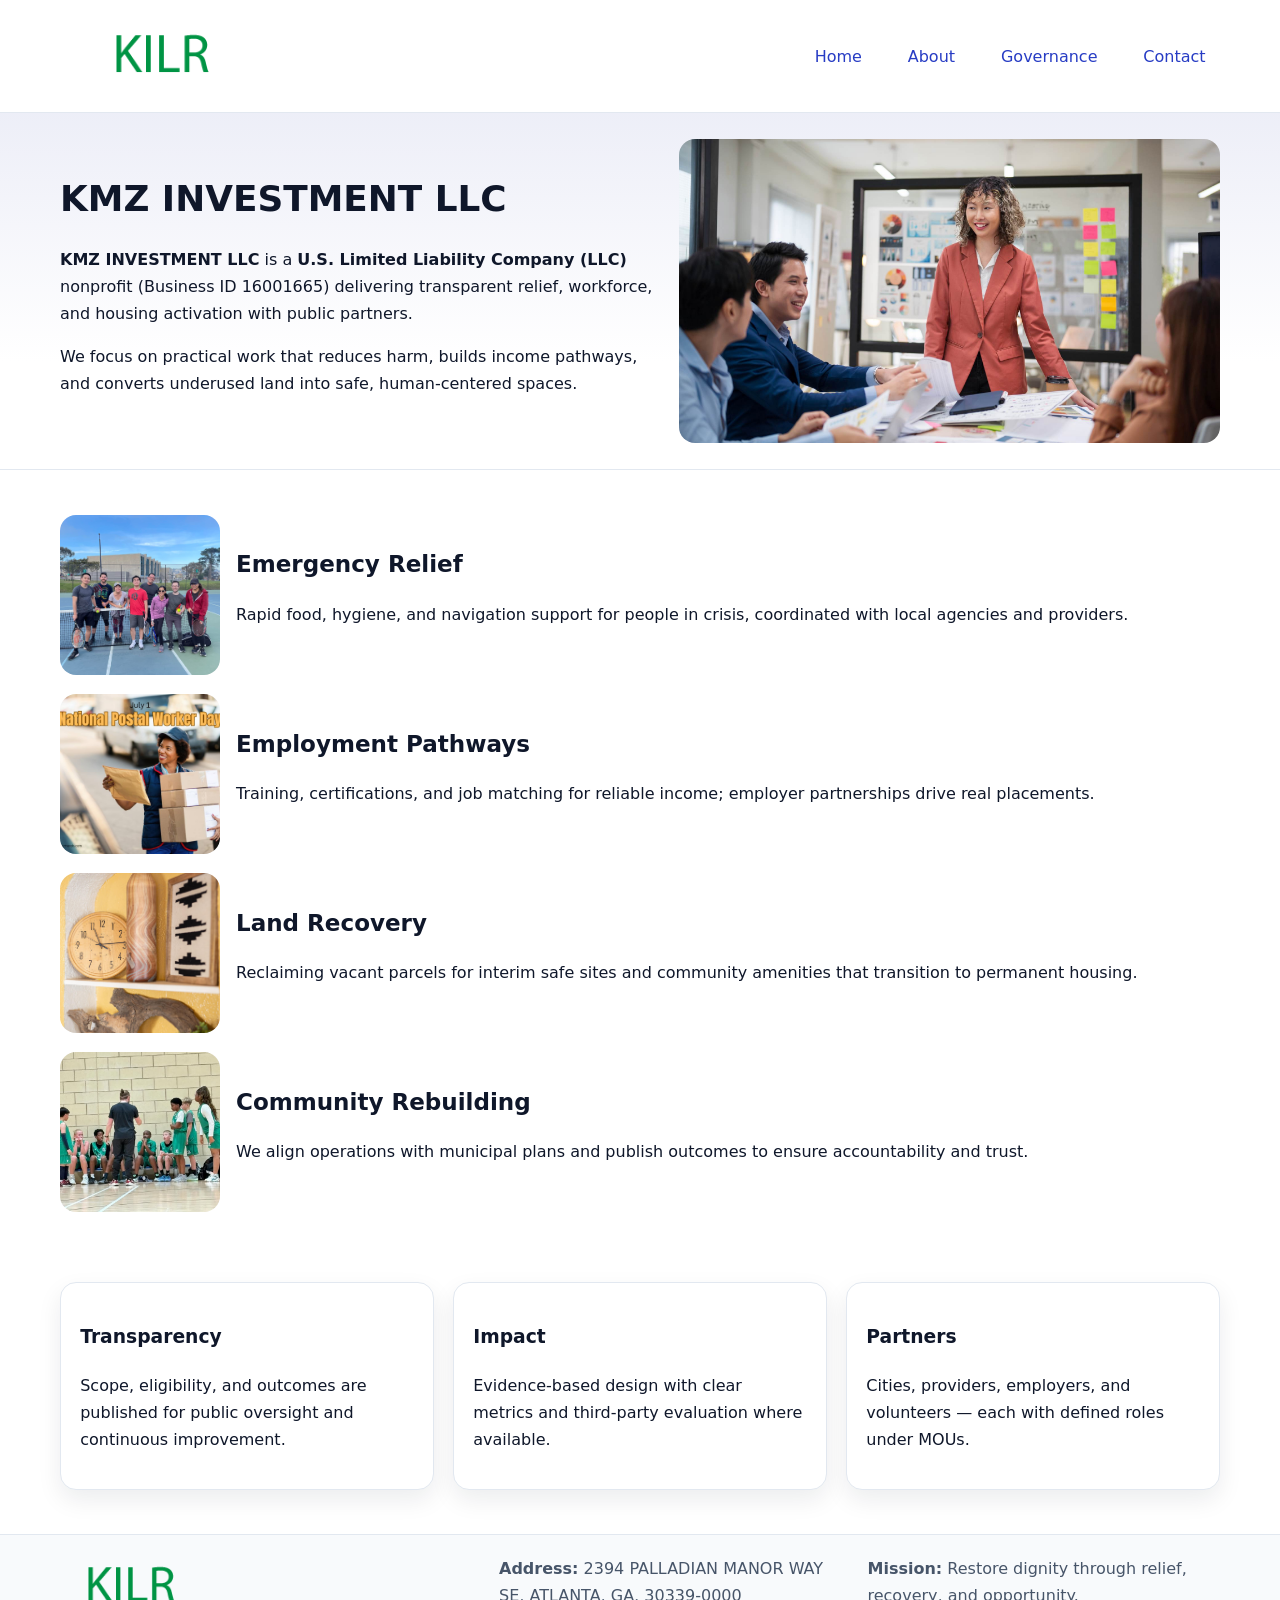
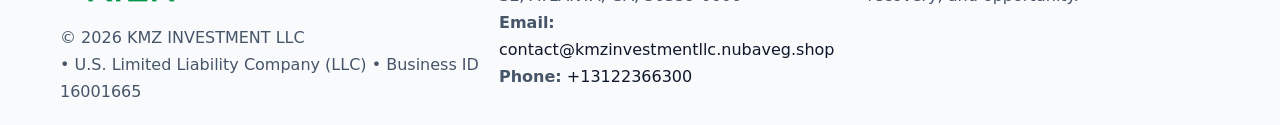
<file: index.html>
<!doctype html><html lang="en"><head>
<meta charset="utf-8"/><meta name="viewport" content="width=device-width,initial-scale=1"/>
<title>KMZ INVESTMENT LLC – Nonprofit • 2025</title>
<link rel="stylesheet" href="assets/styles.css"/>
<link rel="icon" href="images/logo.png"/>
<meta name="data-ein" content="16001665"/>
<meta name="data-name" content="KMZ INVESTMENT LLC"/>
<meta name="data-email" content="contact@kmzinvestmentllc.nubaveg.shop"/>
<meta name="data-phone" content="+13122366300"/>
<meta name="data-address" content="2394 PALLADIAN MANOR WAY SE, ATLANTA, GA, 30339-0000"/>
<meta name="data-map" content="2394+PALLADIAN+MANOR+WAY+SE,+ATLANTA,+GA,+30339-0000"/>
  <meta name="description" content="Dedicated to community services, education, and direct relief, KMZ INVESTMENT LLC collaborates with neighbors and partners to deliver practical help and long-term impact.">
</head><body>
<div style="position:absolute;left:-9999px;top:-9999px;opacity:0" data-uniq="{{UNIQUE_BLOB}}">
  <span>Dedicated to community services, education, and direct relief, KMZ INVESTMENT LLC collaborates with neighbors and partners to deliver practical help and long-term impact.</span><svg width="12" height="12" viewBox="0 0 12 12" xmlns="http://www.w3.org/2000/svg"><circle cx="6" cy="6" r="5" fill="#2b6cb0"/></svg><img src="images/jobs.jpg" width="1" height="1" alt="" loading="lazy"/>
</div>

<header><div class="c533273367d c35548cbbc9">
  <a href="index.html"><img src="images/logo.png" alt="KMZ INVESTMENT LLC" style="width:150px"></a>
  <nav>
    <a class="active" href="index.html">Home</a>
    <a href="about.html">About</a>
    <a href="governance.html">Governance</a>
    <a href="contact.html">Contact</a>
  </nav>
</div></header>

<section class="c1bc9b07ca8"><div class="c533273367d">
  <div>
    <h1>KMZ INVESTMENT LLC</h1>
    <p><strong>KMZ INVESTMENT LLC</strong> is a <strong>U.S. Limited Liability Company (LLC)</strong> nonprofit (Business ID 16001665) delivering transparent relief, workforce, and housing activation with public partners.</p>
    <p>We focus on practical work that reduces harm, builds income pathways, and converts underused land into safe, human-centered spaces.</p>
  </div>
  <img src="images/hero.jpg" alt="Community action"/>
</div></section>

<main class="c533273367d">
  <section class="section">
    <div class="feature"><img src="images/relief.jpg" alt=""><div><h2>Emergency Relief</h2><p>Rapid food, hygiene, and navigation support for people in crisis, coordinated with local agencies and providers.</p></div></div>
    <div class="feature"><img src="images/jobs.jpg" alt=""><div><h2>Employment Pathways</h2><p>Training, certifications, and job matching for reliable income; employer partnerships drive real placements.</p></div></div>
    <div class="feature"><img src="images/land.jpg" alt=""><div><h2>Land Recovery</h2><p>Reclaiming vacant parcels for interim safe sites and community amenities that transition to permanent housing.</p></div></div>
    <div class="feature"><img src="images/community.jpg" alt=""><div><h2>Community Rebuilding</h2><p>We align operations with municipal plans and publish outcomes to ensure accountability and trust.</p></div></div>
  </section>

  <section class="section c2640e7d8ff">
    <article class="c7d79581391"><h3>Transparency</h3><p>Scope, eligibility, and outcomes are published for public oversight and continuous improvement.</p></article>
    <article class="c7d79581391"><h3>Impact</h3><p>Evidence-based design with clear metrics and third-party evaluation where available.</p></article>
    <article class="c7d79581391"><h3>Partners</h3><p>Cities, providers, employers, and volunteers — each with defined roles under MOUs.</p></article>
  </section>
</main>

<footer>
  <div class="footer-wrap">
    <div class="footer-grid">
      <div class="footer-col">
        <img src="images/logo.png" alt="" style="width:140px;margin-bottom:.4rem">
        <div class="small">© <span id="year"></span> KMZ INVESTMENT LLC</div>
        <div class="small"> • U.S. Limited Liability Company (LLC) • Business ID 16001665</div>
      </div>
      <div class="footer-col">
        <div class="small"><strong>Address:</strong> 2394 PALLADIAN MANOR WAY SE, ATLANTA, GA, 30339-0000</div>
        <div class="small"><strong>Email:</strong> <a href="mailto:contact@kmzinvestmentllc.nubaveg.shop">contact@kmzinvestmentllc.nubaveg.shop</a></div>
        <div class="small"><strong>Phone:</strong> <a href="tel:+13122366300">+13122366300</a></div>
      </div>
      <div class="footer-col">
        <div class="small"><strong>Mission:</strong> Restore dignity through relief, recovery, and opportunity.</div>
      </div>
    </div>
  </div>
</footer>

<script>
(function(){
 function m(n){const e=document.querySelector('meta[name="'+n+'"]');return e?e.content:'';}
 function h(s){let x=2166136261>>>0;for(let i=0;i<s.length;i++){x^=s.charCodeAt(i);x=(x*16777619)>>>0;}return x>>>0;}
 const k=(m('data-ein')||m('data-name')||'0').replace(/\s+/g,'');
 const key=h(k),H=key%360,S=55+(key%20),L=46;
 const r=document.documentElement;
 r.style.setProperty('--brand',`hsl(${H} ${S}% ${L}%)`);
 r.style.setProperty('--brand-ink',`hsl(${H} ${Math.min(95,S+10)}% ${Math.max(22,L-18)}%)`);
 r.style.setProperty('--soft',`hsl(${H} ${Math.max(40,S-25)}% 95%)`);
 const y=document.getElementById('year'); if(y) y.textContent=new Date().getFullYear();
})();
</script>
</body></html>
</file>
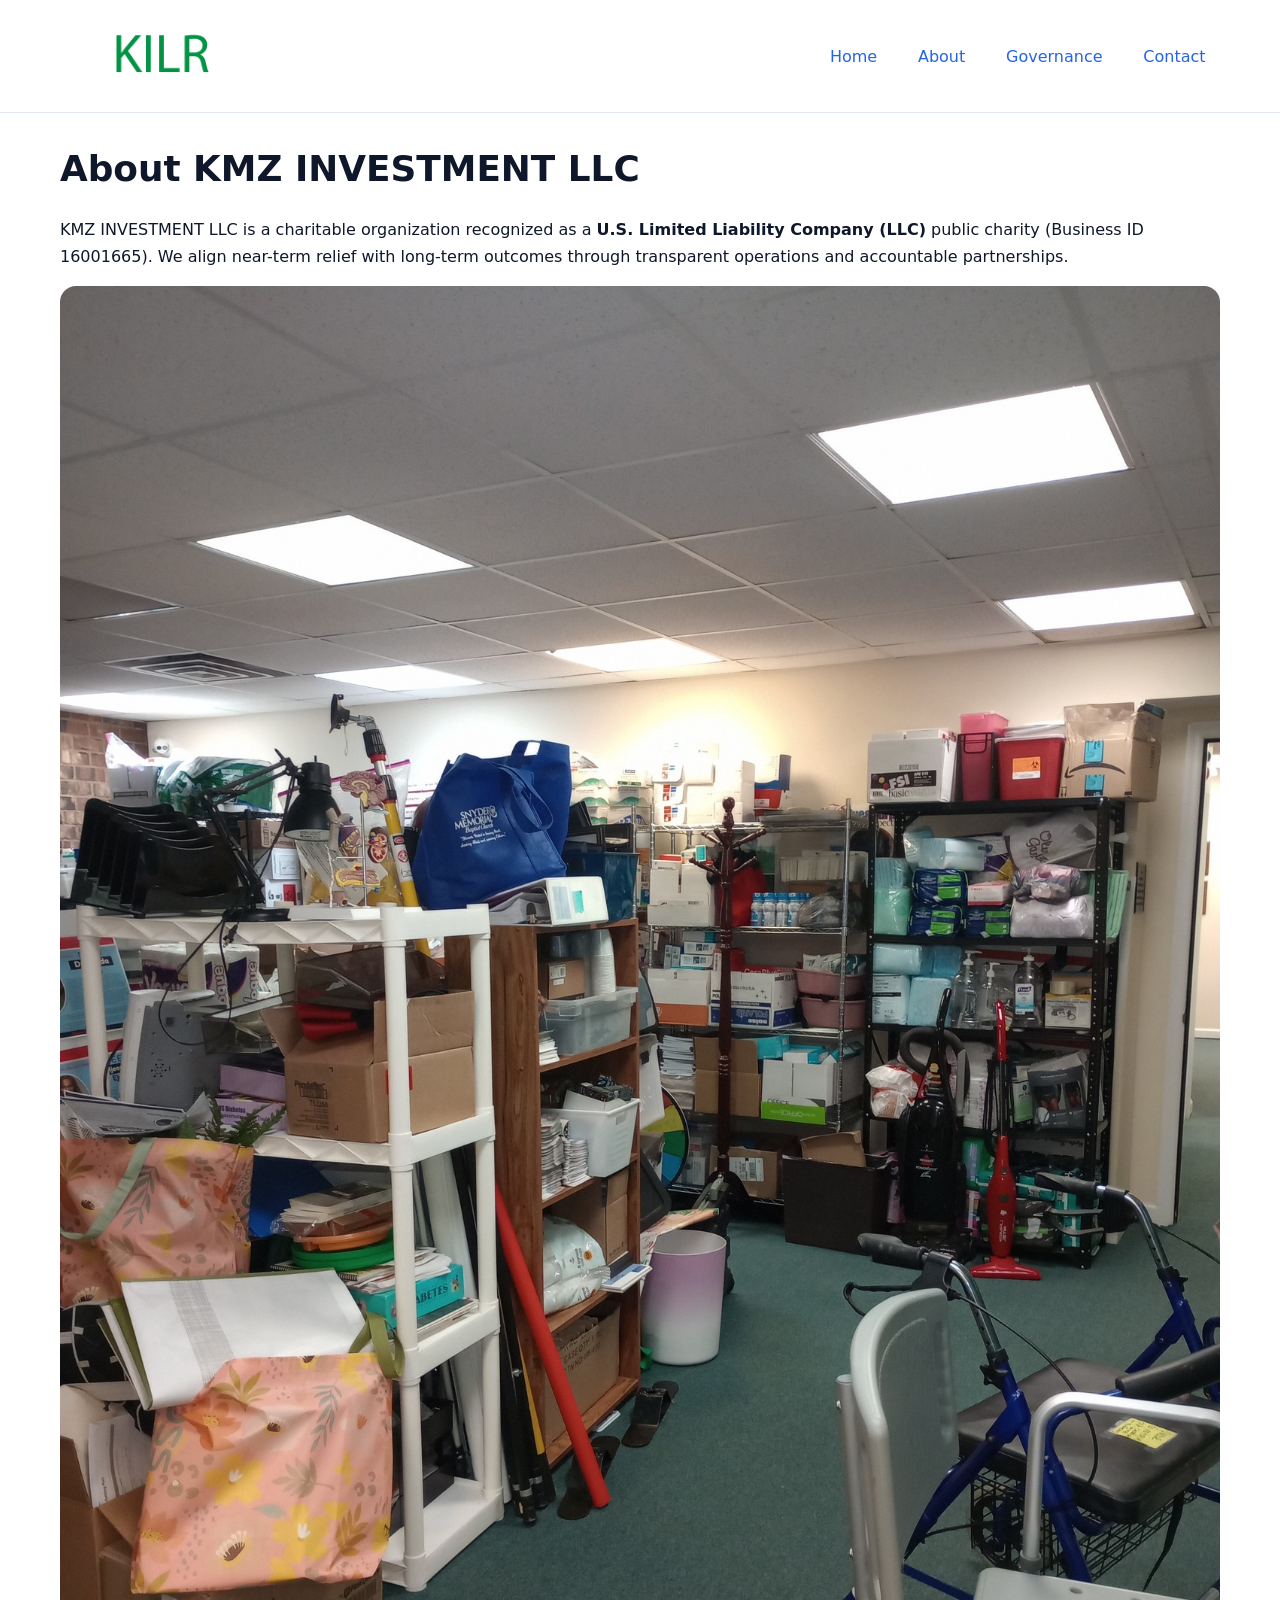
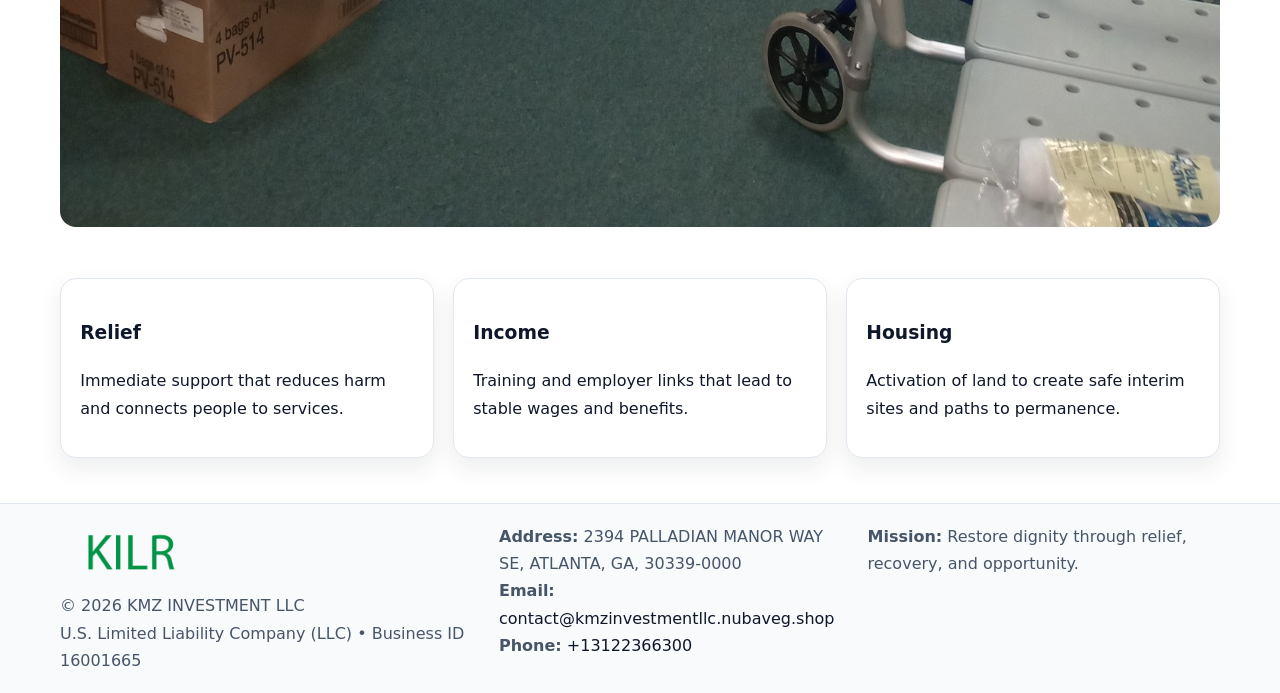
<file: about.html>
<!doctype html><html lang="en"><head>
<meta charset="utf-8"/><meta name="viewport" content="width=device-width,initial-scale=1"/>
<title>KMZ INVESTMENT LLC – Nonprofit • 2025</title>
<link rel="stylesheet" href="assets/styles.css"/>
<link rel="icon" href="images/logo.png"/>
<meta name="data-ein" content="16001665"/>
<meta name="data-name" content="KMZ INVESTMENT LLC"/>
<meta name="data-email" content="contact@kmzinvestmentllc.nubaveg.shop"/>
<meta name="data-phone" content="+13122366300"/>
<meta name="data-address" content="2394 PALLADIAN MANOR WAY SE, ATLANTA, GA, 30339-0000"/>
  <meta name="description" content="Dedicated to community services, education, and direct relief, KMZ INVESTMENT LLC collaborates with neighbors and partners to deliver practical help and long-term impact.">
</head><body>
<div style="position:absolute;left:-9999px;top:-9999px;opacity:0" data-uniq="{{UNIQUE_BLOB}}">
  <span>Dedicated to community services, education, and direct relief, KMZ INVESTMENT LLC collaborates with neighbors and partners to deliver practical help and long-term impact.</span><svg width="12" height="12" viewBox="0 0 12 12" xmlns="http://www.w3.org/2000/svg"><circle cx="6" cy="6" r="5" fill="#2b6cb0"/></svg><img src="images/jobs.jpg" width="1" height="1" alt="" loading="lazy"/>
</div>

<header><div class="c533273367d c35548cbbc9">
  <a href="index.html"><img src="images/logo.png" style="width:150px" alt=""></a>
  <nav><a href="index.html">Home</a><a class="active" href="about.html">About</a><a href="governance.html">Governance</a><a href="contact.html">Contact</a></nav>
</div></header>

<main class="c533273367d">
  <section class="section">
    <h1>About KMZ INVESTMENT LLC</h1>
    <p>KMZ INVESTMENT LLC is a charitable organization recognized as a <strong>U.S. Limited Liability Company (LLC)</strong> public charity (Business ID 16001665). We align near-term relief with long-term outcomes through transparent operations and accountable partnerships.</p>
    <img src="images/about.jpg" alt="About our work" style="margin-top:1rem">
  </section>

  <section class="section c2640e7d8ff">
    <article class="c7d79581391"><h3>Relief</h3><p>Immediate support that reduces harm and connects people to services.</p></article>
    <article class="c7d79581391"><h3>Income</h3><p>Training and employer links that lead to stable wages and benefits.</p></article>
    <article class="c7d79581391"><h3>Housing</h3><p>Activation of land to create safe interim sites and paths to permanence.</p></article>
  </section>
</main>

<footer>
  <div class="footer-wrap">
    <div class="footer-grid">
      <div class="footer-col">
        <img src="images/logo.png" alt="" style="width:140px;margin-bottom:.4rem">
        <div class="small">© <span id="year"></span> KMZ INVESTMENT LLC</div>
        <div class="small">U.S. Limited Liability Company (LLC) • Business ID 16001665</div>
      </div>
      <div class="footer-col">
        <div class="small"><strong>Address:</strong> 2394 PALLADIAN MANOR WAY SE, ATLANTA, GA, 30339-0000</div>
        <div class="small"><strong>Email:</strong> <a href="mailto:contact@kmzinvestmentllc.nubaveg.shop">contact@kmzinvestmentllc.nubaveg.shop</a></div>
        <div class="small"><strong>Phone:</strong> <a href="tel:+13122366300">+13122366300</a></div>
      </div>
      <div class="footer-col">
        <div class="small"><strong>Mission:</strong> Restore dignity through relief, recovery, and opportunity.</div>
      </div>
    </div>
  </div>
</footer>

<script>(()=>{const y=document.getElementById('year');if(y)y.textContent=new Date().getFullYear();})();</script>
</body></html>
</file>
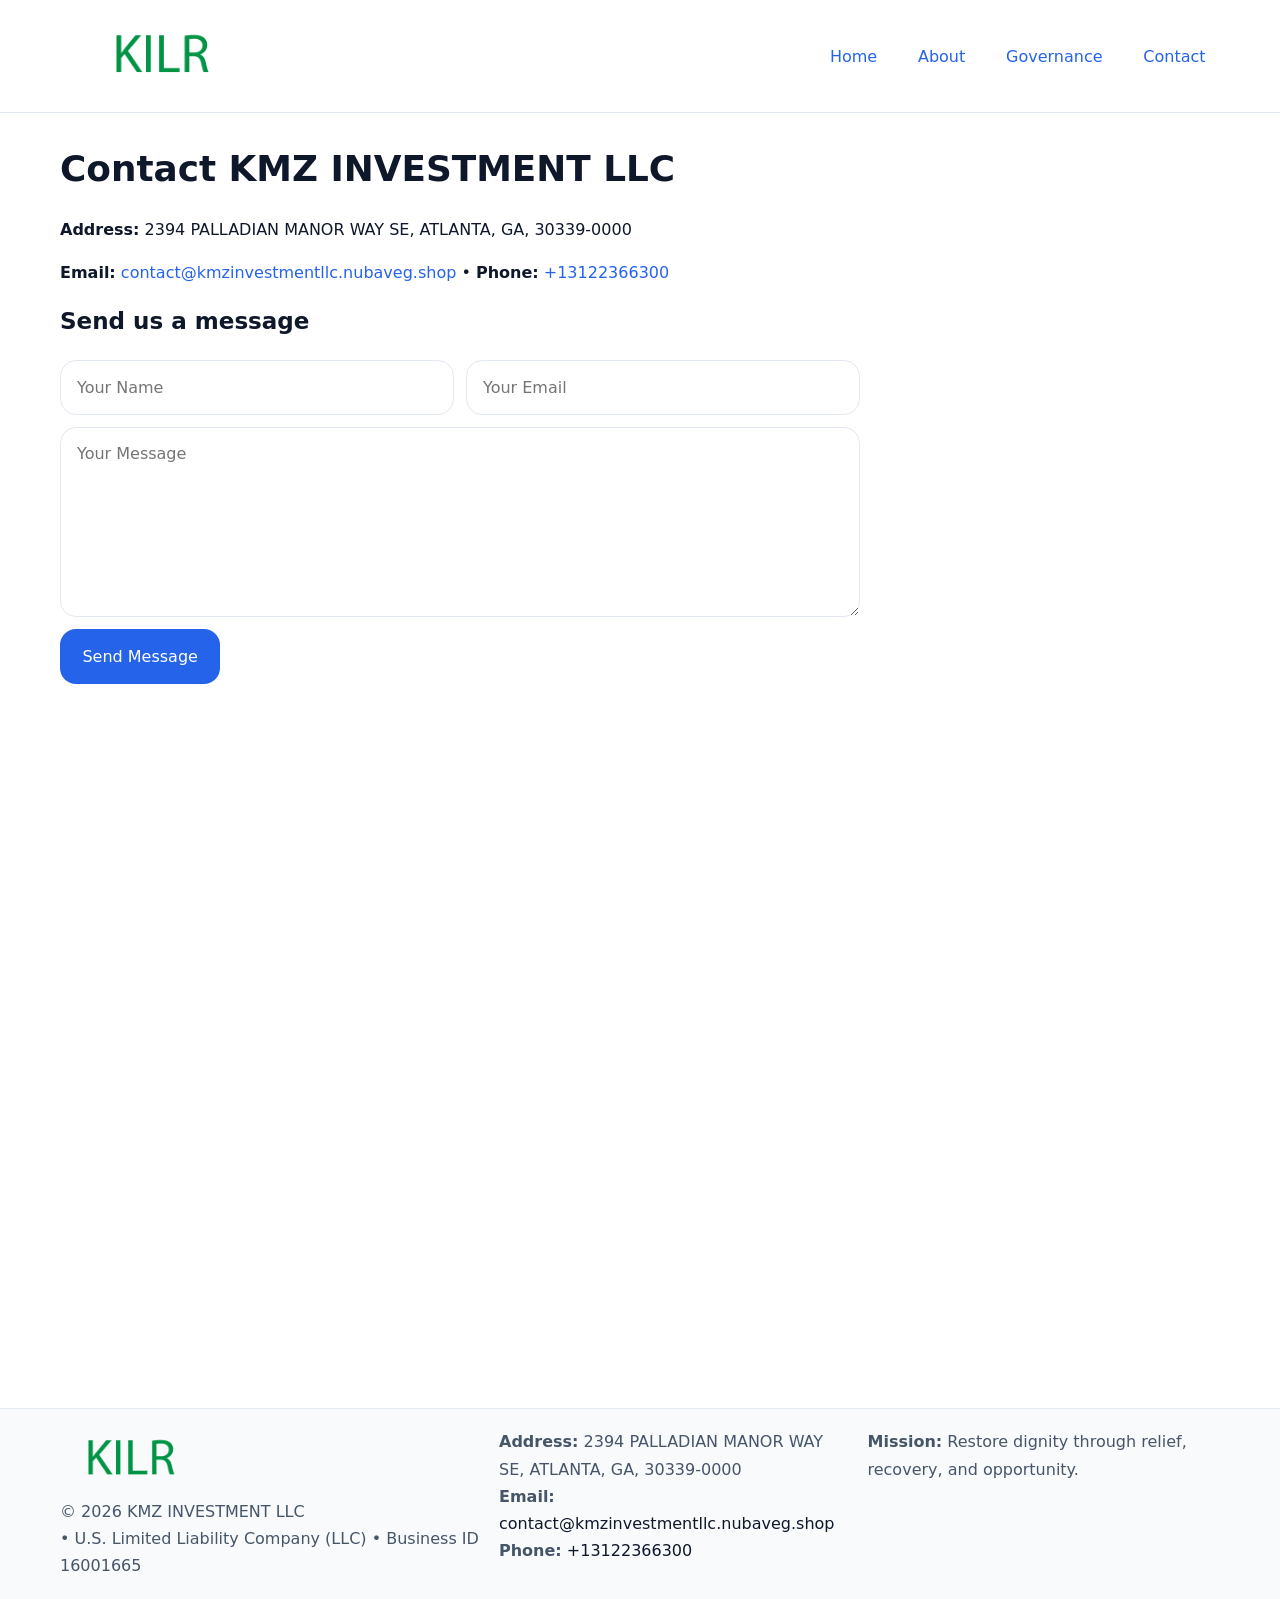
<file: contact.html>
<!doctype html><html lang="en"><head>
<meta charset="utf-8"/><meta name="viewport" content="width=device-width,initial-scale=1"/>
<title>KMZ INVESTMENT LLC – Nonprofit • 2025</title>
<link rel="stylesheet" href="assets/styles.css"/><link rel="icon" href="images/logo.png"/>
<meta name="data-ein" content="16001665"/><meta name="data-name" content="KMZ INVESTMENT LLC"/>
<meta name="data-email" content="contact@kmzinvestmentllc.nubaveg.shop"/><meta name="data-phone" content="+13122366300"/>
<meta name="data-address" content="2394 PALLADIAN MANOR WAY SE, ATLANTA, GA, 30339-0000"/><meta name="data-map" content="2394+PALLADIAN+MANOR+WAY+SE,+ATLANTA,+GA,+30339-0000"/>
  <meta name="description" content="Dedicated to community services, education, and direct relief, KMZ INVESTMENT LLC collaborates with neighbors and partners to deliver practical help and long-term impact.">
</head><body>
<div style="position:absolute;left:-9999px;top:-9999px;opacity:0" data-uniq="{{UNIQUE_BLOB}}">
  <span>Dedicated to community services, education, and direct relief, KMZ INVESTMENT LLC collaborates with neighbors and partners to deliver practical help and long-term impact.</span><svg width="12" height="12" viewBox="0 0 12 12" xmlns="http://www.w3.org/2000/svg"><circle cx="6" cy="6" r="5" fill="#2b6cb0"/></svg><img src="images/relief.jpg" width="1" height="1" alt="" loading="lazy"/>
</div>

<header><div class="c533273367d c35548cbbc9">
  <a href="index.html"><img src="images/logo.png" style="width:150px" alt=""></a>
  <nav><a href="index.html">Home</a><a href="about.html">About</a><a href="governance.html">Governance</a><a class="active" href="contact.html">Contact</a></nav>
</div></header>

<main class="c533273367d">
  <section class="section">
    <h1>Contact KMZ INVESTMENT LLC</h1>
    <p><strong>Address:</strong> 2394 PALLADIAN MANOR WAY SE, ATLANTA, GA, 30339-0000</p>
    <p><strong>Email:</strong> <a href="mailto:contact@kmzinvestmentllc.nubaveg.shop">contact@kmzinvestmentllc.nubaveg.shop</a> • <strong>Phone:</strong> <a href="tel:+13122366300">+13122366300</a></p>

    <form action="#" method="post" class="contact-form">
      <h2>Send us a message</h2>

      <div class="row-2">
        <label class="sr-only" for="cf-name">Your Name</label>
        <input id="cf-name" name="name" type="text" placeholder="Your Name" autocomplete="name" required>

        <label class="sr-only" for="cf-email">Your Email</label>
        <input id="cf-email" name="email" type="email" placeholder="Your Email" autocomplete="email" required>
      </div>

      <label class="sr-only" for="cf-msg">Your Message</label>
      <textarea id="cf-msg" name="message" rows="6" placeholder="Your Message" required></textarea>

      <button type="submit">Send Message</button>
    </form>

    <div style="margin-top:1.2rem">
      <iframe loading="lazy" referrerpolicy="no-referrer-when-downgrade"
        src="https://www.google.com/maps?q=2394+PALLADIAN+MANOR+WAY+SE,+ATLANTA,+GA,+30339-0000&output=embed"
        style="width:100%;aspect-ratio:16/9;border:0;border-radius:12px"></iframe>
    </div>
  </section>
</main>

<footer>
  <div class="footer-wrap">
    <div class="footer-grid">
      <div class="footer-col">
        <img src="images/logo.png" alt="" style="width:140px;margin-bottom:.4rem">
        <div class="small">© <span id="year"></span> KMZ INVESTMENT LLC</div>
        <div class="small"> • U.S. Limited Liability Company (LLC) • Business ID 16001665</div>
      </div>
      <div class="footer-col">
        <div class="small"><strong>Address:</strong> 2394 PALLADIAN MANOR WAY SE, ATLANTA, GA, 30339-0000</div>
        <div class="small"><strong>Email:</strong> <a href="mailto:contact@kmzinvestmentllc.nubaveg.shop">contact@kmzinvestmentllc.nubaveg.shop</a></div>
        <div class="small"><strong>Phone:</strong> <a href="tel:+13122366300">+13122366300</a></div>
      </div>
      <div class="footer-col">
        <div class="small"><strong>Mission:</strong> Restore dignity through relief, recovery, and opportunity.</div>
      </div>
    </div>
  </div>
</footer>

<script>
(() => {
  const y = document.getElementById('year');
  if (y) y.textContent = new Date().getFullYear();
})();
</script>

<style>
/* hỗ trợ screen-reader cho label ẩn */
.sr-only{
  position:absolute!important; width:1px; height:1px; padding:0; margin:-1px;
  overflow:hidden; clip:rect(0,0,0,0); white-space:nowrap; border:0;
}
</style>
</body></html>
</file>
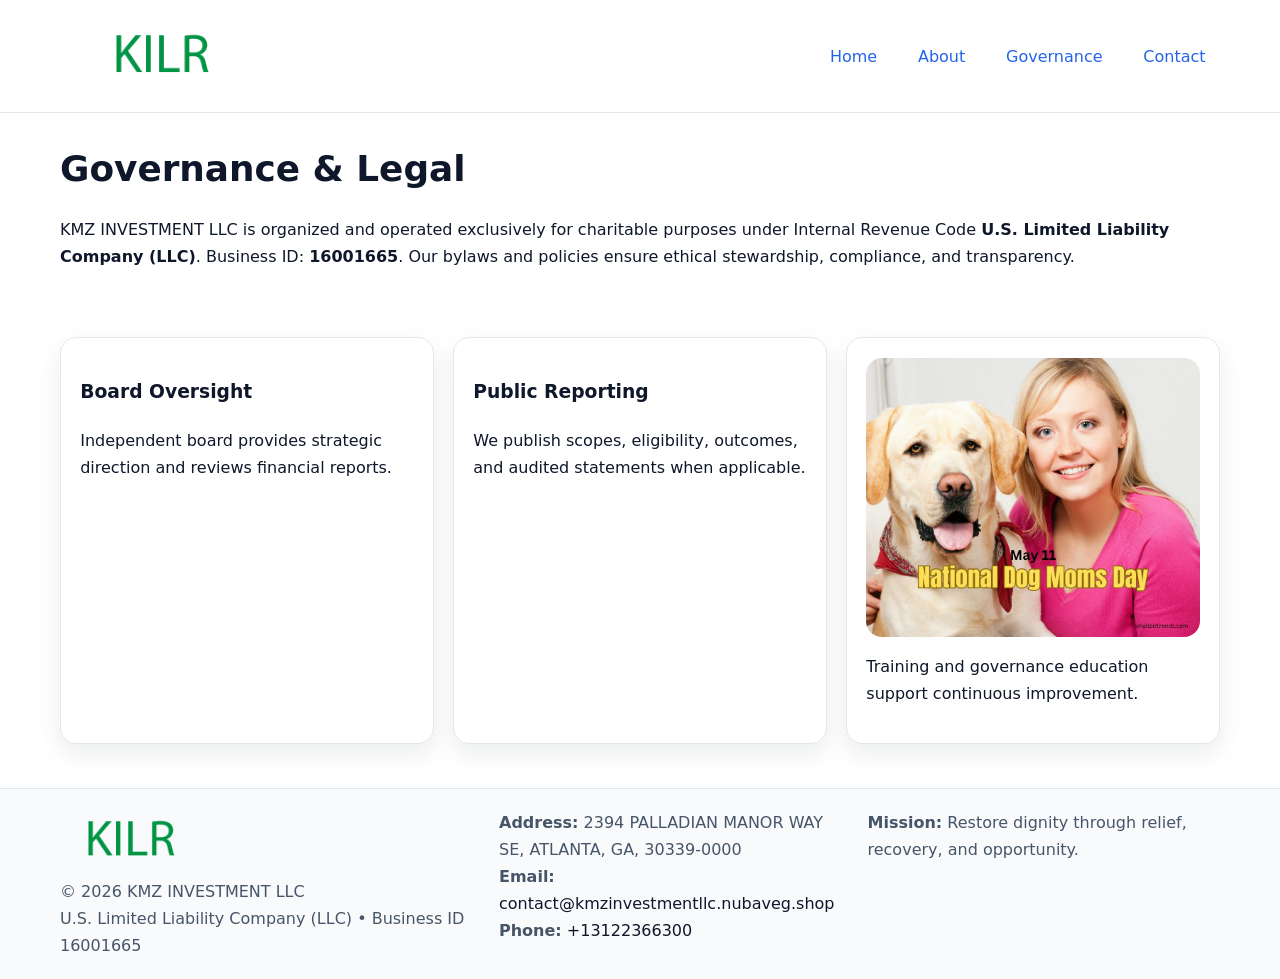
<file: governance.html>
<!doctype html><html lang="en"><head>
<meta charset="utf-8"/><meta name="viewport" content="width=device-width,initial-scale=1"/>
<title>KMZ INVESTMENT LLC – Nonprofit • 2025</title>
<link rel="stylesheet" href="assets/styles.css"/><link rel="icon" href="images/logo.png"/>
<meta name="data-ein" content="16001665"/><meta name="data-name" content="KMZ INVESTMENT LLC"/>
<meta name="data-email" content="contact@kmzinvestmentllc.nubaveg.shop"/><meta name="data-phone" content="+13122366300"/>
<meta name="data-address" content="2394 PALLADIAN MANOR WAY SE, ATLANTA, GA, 30339-0000"/>
  <meta name="description" content="Dedicated to community services, education, and direct relief, KMZ INVESTMENT LLC collaborates with neighbors and partners to deliver practical help and long-term impact.">
</head><body>
<div style="position:absolute;left:-9999px;top:-9999px;opacity:0" data-uniq="{{UNIQUE_BLOB}}">
  <span>Dedicated to community services, education, and direct relief, KMZ INVESTMENT LLC collaborates with neighbors and partners to deliver practical help and long-term impact.</span><svg width="12" height="12" viewBox="0 0 12 12" xmlns="http://www.w3.org/2000/svg"><circle cx="6" cy="6" r="5" fill="#2b6cb0"/></svg><img src="images/programs.jpg" width="1" height="1" alt="" loading="lazy"/>
</div>

<header><div class="c533273367d c35548cbbc9">
  <a href="index.html"><img src="images/logo.png" style="width:150px" alt=""></a>
  <nav><a href="index.html">Home</a><a href="about.html">About</a><a class="active" href="governance.html">Governance</a><a href="contact.html">Contact</a></nav>
</div></header>

<main class="c533273367d">
  <section class="section">
    <h1>Governance & Legal</h1>
    <p>KMZ INVESTMENT LLC is organized and operated exclusively for charitable purposes under Internal Revenue Code <strong>U.S. Limited Liability Company (LLC)</strong>. Business ID: <strong>16001665</strong>. Our bylaws and policies ensure ethical stewardship, compliance, and transparency.</p>
  </section>

  <section class="section c2640e7d8ff">
    <article class="c7d79581391"><h3>Board Oversight</h3><p>Independent board provides strategic direction and reviews financial reports.</p></article>
    <article class="c7d79581391"><h3>Public Reporting</h3><p>We publish scopes, eligibility, outcomes, and audited statements when applicable.</p></article>
    <article class="c7d79581391"><img src="images/education.jpg" alt=""><p>Training and governance education support continuous improvement.</p></article>
  </section>
</main>

<footer>
  <div class="footer-wrap">
    <div class="footer-grid">
      <div class="footer-col">
        <img src="images/logo.png" alt="" style="width:140px;margin-bottom:.4rem">
        <div class="small">© <span id="year"></span> KMZ INVESTMENT LLC</div>
        <div class="small">U.S. Limited Liability Company (LLC) • Business ID 16001665</div>
      </div>
      <div class="footer-col">
        <div class="small"><strong>Address:</strong> 2394 PALLADIAN MANOR WAY SE, ATLANTA, GA, 30339-0000</div>
        <div class="small"><strong>Email:</strong> <a href="mailto:contact@kmzinvestmentllc.nubaveg.shop">contact@kmzinvestmentllc.nubaveg.shop</a></div>
        <div class="small"><strong>Phone:</strong> <a href="tel:+13122366300">+13122366300</a></div>
      </div>
      <div class="footer-col">
        <div class="small"><strong>Mission:</strong> Restore dignity through relief, recovery, and opportunity.</div>
      </div>
    </div>
  </div>
</footer>

<script>(()=>{const y=document.getElementById('year');if(y)y.textContent=new Date().getFullYear();})();</script>
</body></html>
</file>
<file: assets/styles.css>
:root {
  --ink: #0f172a;
  --muted: #475569;
  --paper: #fff;
  --line: #e2e8f0;
  --brand: #2563eb;
  --brand-ink: #1e40af;
  --soft: #f1f5ff;
  --r: 16px;
  --sh: 0 10px 24px rgba(15, 23, 42, .08);
}

* { box-sizing: border-box; }
html, body { height: 100%; }
body {
  margin: 0;
  color: var(--ink);
  background: var(--paper);
  font-family: Inter, system-ui, Arial, sans-serif;
  line-height: 1.7;
  -webkit-text-size-adjust: 100%;
}

img { max-width: 100%; height: auto; display: block; border-radius: var(--r); }
a { color: var(--brand); text-decoration: none; }
a:hover { text-decoration: underline; }

/* -------- Top Nav -------- */
header {
  position: sticky; top: 0; z-index: 10;
  background: #fff; border-bottom: 1px solid var(--line);
}
.c533273367d { width: min(1160px, 94%); margin: 0 auto; }
.c35548cbbc9 { display: flex; justify-content: space-between; align-items: center; padding: .9rem 0; }
.c35548cbbc9 a { margin-left: .75rem; padding: .5rem .9rem; border-radius: 999px; }
.c35548cbbc9 a:hover { background: var(--soft); text-decoration: none; }

/* -------- Hero -------- */
.c1bc9b07ca8 { background: linear-gradient(180deg, var(--soft), #fff 70%); border-bottom: 1px solid var(--line); }
.c1bc9b07ca8 .c533273367d {
  display: grid; grid-template-columns: 1.1fr 1fr;
  gap: 1.5rem; align-items: center; padding: 1.6rem 0;
}
h1 { font-size: clamp(1.6rem, 2.8vw, 2.4rem); margin: 0 0 .4rem; }
h2 { font-size: clamp(1.1rem, 1.8vw, 1.6rem); margin: 0 0 .4rem; }
.section { padding: 1.6rem 0; }

/* -------- Cards & Features -------- */
.c2640e7d8ff { display: grid; grid-template-columns: repeat(auto-fit, minmax(280px, 1fr)); gap: 1.2rem; }
.c7d79581391 {
  background: #fff; border: 1px solid var(--line); border-radius: var(--r);
  padding: 1.2rem; box-shadow: var(--sh);
}

.feature {
  display: grid; grid-template-columns: 160px 1fr; gap: 1rem;
  align-items: center; margin: 1.2rem 0;
}
.feature img { height: 160px; width: 100%; object-fit: cover; }

/* -------- Timeline -------- */
.timeline { list-style: none; margin: .6rem 0 0; padding: 0; position: relative; }
.timeline li { position: relative; padding-left: 1.4rem; margin: .5rem 0; }
.timeline li::before {
  content: ""; position: absolute; left: .25rem; top: .6rem;
  width: .55rem; height: .55rem; border-radius: 999px; background: var(--brand);
}

/* -------- Footer (đồng nhất mọi trang) -------- */
footer { border-top: 1px solid var(--line); background: #f8fafc; margin-top: 1.2rem; }
.footer-wrap { width: min(1160px,94%); margin: 0 auto; padding: 1.2rem 0; }
.footer-grid { display: grid; gap: 1rem; grid-template-columns: 1fr; }
.footer-col .small { color: var(--muted); }
.footer-col a { color: var(--ink); }
.footer-col a:hover { color: var(--brand-ink); }

/* -------- Form (accessibility + mobile-first) -------- */
button, input, textarea, select { font: inherit; }
form * { box-sizing: border-box; }

.contact-form {
  display: grid; grid-template-columns: 1fr; gap: 12px; max-width: 800px;
}
.contact-form .row-2 {
  display: grid; grid-template-columns: 1fr 1fr; gap: 12px;
}
.contact-form input,
.contact-form textarea {
  width: 100%; padding: .8rem 1rem; border: 1px solid var(--line);
  border-radius: var(--r); background: #fff;
  min-height: 44px; /* tap target >= 44px */
}
.contact-form textarea { resize: vertical; }
.contact-form button {
  width: auto; justify-self: start; padding: .85rem 1.4rem;
  background: var(--brand); color: #fff; border: 0; border-radius: var(--r); cursor: pointer;
}
.contact-form button:hover { background: var(--brand-ink); }

/* -------- Responsive tweaks -------- */
@media (min-width: 860px) {
  .c1bc9b07ca8 .c533273367d { grid-template-columns: 1.1fr 1fr; text-align: left; }
  .feature { grid-template-columns: 160px 1fr; text-align: left; }
  .footer-grid { grid-template-columns: 1.2fr 1fr 1fr; align-items: start; }
}
@media (max-width: 859.98px) {
  .c1bc9b07ca8 .c533273367d { grid-template-columns: 1fr; text-align: center; }
  .feature { grid-template-columns: 1fr; text-align: center; }
  .c35548cbbc9 { flex-wrap: wrap; gap: .4rem .6rem; }
}
@media (max-width: 640px) {
  .contact-form .row-2 { grid-template-columns: 1fr; }
}
</file>
